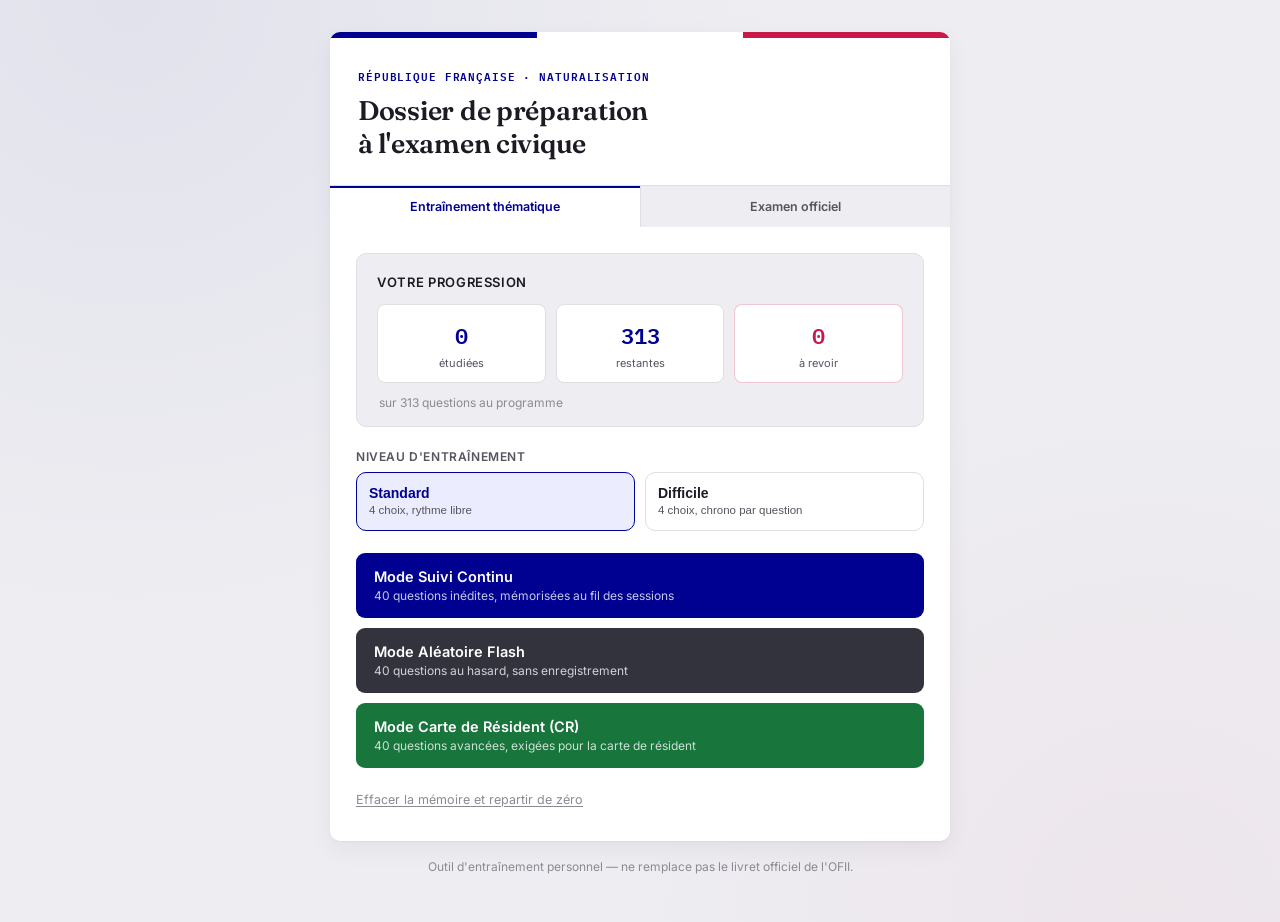
<file: index.html>
<!DOCTYPE html>
<html lang="fr">
<head>
  <meta charset="UTF-8">
  <meta name="viewport" content="width=device-width, initial-scale=1.0, viewport-fit=cover">
  <meta name="theme-color" content="#000091">
  <meta name="mobile-web-app-capable" content="yes">
  <meta name="apple-mobile-web-app-capable" content="yes">
  <meta name="apple-mobile-web-app-status-bar-style" content="black-translucent">
  <title>Dossier de préparation — Examen civique</title>
  <link rel="preconnect" href="https://fonts.googleapis.com">
  <link rel="preconnect" href="https://fonts.gstatic.com" crossorigin>
  <link href="https://fonts.googleapis.com/css2?family=Fraunces:opsz,wght@9..144,500;9..144,600;9..144,700&family=Inter:wght@400;500;600;700&family=IBM+Plex+Mono:wght@500;600&display=swap" rel="stylesheet">
  <link rel="stylesheet" href="style.css">
</head>
<body>

  <div class="dossier">

    <header class="dossier-header">
      <div class="tricolore" aria-hidden="true"></div>
      <div class="header-inner">
        <p class="eyebrow">République française · Naturalisation</p>
        <h1>Dossier de préparation<br>à l'examen civique</h1>
      </div>
      <nav class="nav-tabs">
        <a href="index.html" class="nav-tab active">Entraînement thématique</a>
        <a href="officiel.html" class="nav-tab">Examen officiel</a>
      </nav>
    </header>

    <div class="quiz-container">

      <!-- Écran d'accueil et choix des modes -->
      <div id="home-screen">

        <div class="stats-globales">
          <h3>Votre progression</h3>
          <div class="stats-grid">
            <div class="stat-item">
              <span class="stat-num" id="global-vus">0</span>
              <span class="stat-label">étudiées</span>
            </div>
            <div class="stat-item">
              <span class="stat-num" id="global-restant">0</span>
              <span class="stat-label">restantes</span>
            </div>
            <div class="stat-item stat-item-alert">
              <span class="stat-num" id="global-erreurs">0</span>
              <span class="stat-label">à revoir</span>
            </div>
          </div>
          <p class="stats-total">sur <span id="global-total">0</span> questions au programme</p>
        </div>

        <div class="niveau-select">
          <p class="niveau-label">Niveau d'entraînement</p>
          <div class="niveau-toggle">
            <button id="diff-standard-btn" class="niveau-btn" onclick="setDifficulte('standard')">
              <span class="niveau-titre">Standard</span>
              <span class="niveau-desc">4 choix, rythme libre</span>
            </button>
            <button id="diff-difficile-btn" class="niveau-btn" onclick="setDifficulte('difficile')">
              <span class="niveau-titre">Difficile</span>
              <span class="niveau-desc">4 choix, chrono par question</span>
            </button>
          </div>
        </div>

        <div class="menu-boutons">
          <button id="mode-suivi-btn" class="btn-principal" onclick="startExam('suivi')">
            Mode Suivi Continu
            <span class="btn-sub">40 questions inédites, mémorisées au fil des sessions</span>
          </button>
          <button id="mode-flash-btn" class="btn-principal btn-secondaire" onclick="startExam('flash')">
            Mode Aléatoire Flash
            <span class="btn-sub">40 questions au hasard, sans enregistrement</span>
          </button>
          <button id="mode-cr-btn" class="btn-principal btn-cr" onclick="startExam('cr')">
            Mode Carte de Résident (CR)
            <span class="btn-sub">40 questions avancées, exigées pour la carte de résident</span>
          </button>
          <button id="mode-erreurs-btn" class="btn-principal btn-rouge" onclick="startExam('erreurs')" style="display:none;">
            Réviser la boîte à erreurs
          </button>
        </div>

        <button class="btn-reset" onclick="resetToutLeCode()">Effacer la mémoire et repartir de zéro</button>
      </div>

      <!-- Écran du Questionnaire pendant le jeu -->
      <div id="quiz-box" style="display: none;">
        <div id="info">
          <div class="stat-box">⏱ <span id="timer">900</span>s</div>
          <span id="diff-badge" class="diff-badge" style="display:none;">Mode difficile</span>
          <div class="stat-box">
            🟢 <span id="score-bon">0</span> · 🔴 <span id="score-faux">0</span> · <span id="score-repondu">0</span>/<span id="current-total-q">0</span>
          </div>
        </div>

        <div id="qtimer-wrap" style="display:none;">
          <div id="qtimer-bar"></div>
        </div>

        <div id="progress">Question 1/40</div>
        <p class="theme-tag" id="theme-tag"></p>
        <h2 id="question"></h2>
        <div id="answers"></div>
        <div id="feedback" class="feedback-box" style="display: none;"></div>

        <div class="action-quiz-bar">
          <button id="exit-mid-btn" class="btn-quit-mid" onclick="quitterEnCoursExamen()">Quitter et sauvegarder</button>
          <button id="next-btn" style="display: none;" onclick="nextQuestion()">Question suivante →</button>
        </div>
      </div>

      <!-- Écran des résultats de fin d'examen -->
      <div id="result-screen" style="display: none;">
        <p class="eyebrow">Résultat</p>
        <h2>Examen terminé</h2>
        <p class="score-final"><span id="final-score">0</span> / <span id="final-total">0</span></p>

        <div id="result-actions" class="menu-boutons">
          <button id="retry-errors-now" class="btn-principal" onclick="refaireErreursImmediatement()">
            Refaire tout de suite mes erreurs de cette session
          </button>
          <button class="btn-principal btn-secondaire" onclick="retourAccueil()">
            Quitter et enregistrer mes erreurs pour plus tard
          </button>
        </div>
      </div>

    </div>

    <footer class="dossier-footer">
      <p>Outil d'entraînement personnel — ne remplace pas le livret officiel de l'OFII.</p>
    </footer>

  </div>

  <script src="script.js"></script>
</body>
</html>
</file>
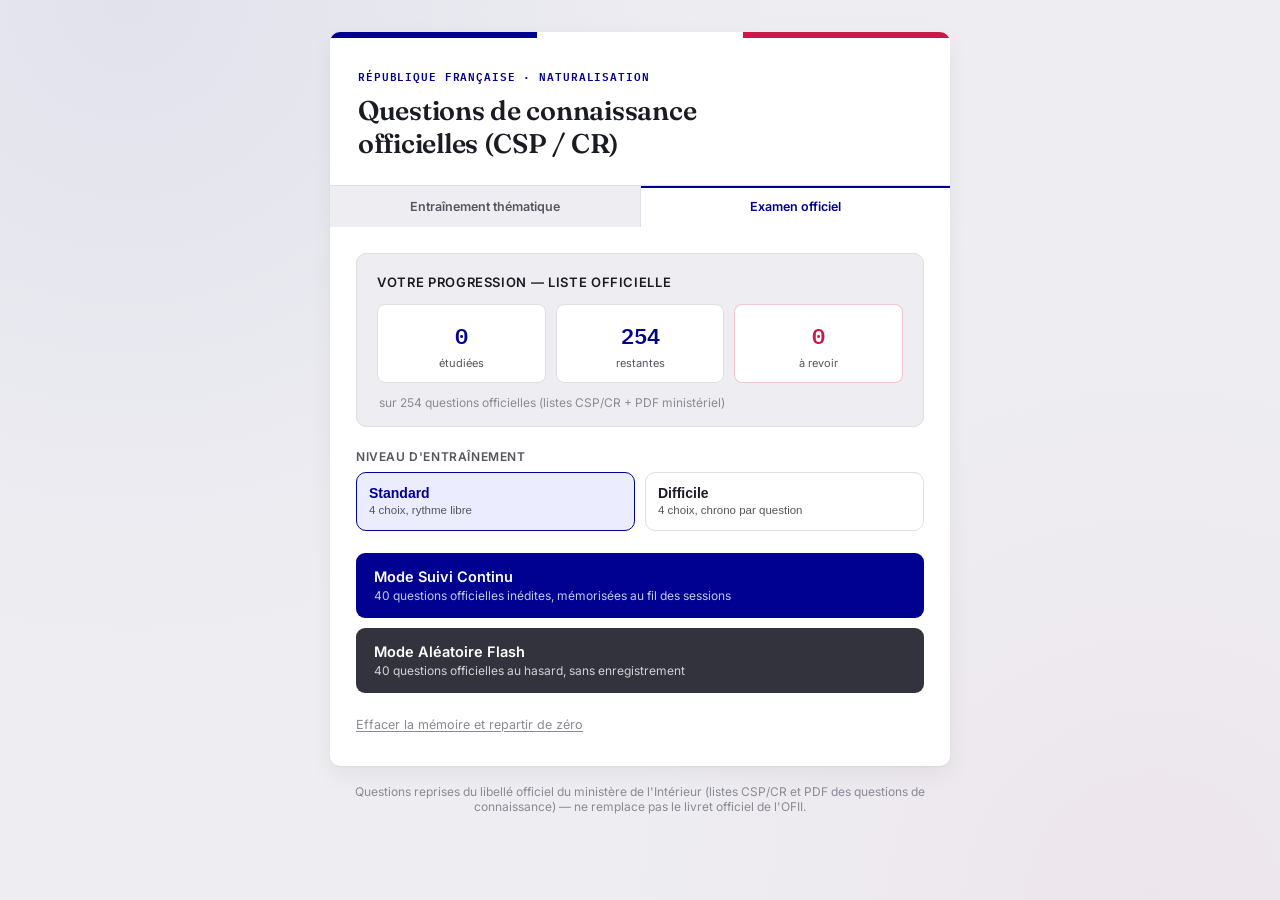
<file: officiel.html>
<!DOCTYPE html>
<html lang="fr">
<head>
  <meta charset="UTF-8">
  <meta name="viewport" content="width=device-width, initial-scale=1.0, viewport-fit=cover">
  <meta name="theme-color" content="#000091">
  <meta name="mobile-web-app-capable" content="yes">
  <meta name="apple-mobile-web-app-capable" content="yes">
  <meta name="apple-mobile-web-app-status-bar-style" content="black-translucent">
  <title>Examen officiel — Questions de connaissance</title>
  <link rel="preconnect" href="https://fonts.googleapis.com">
  <link rel="preconnect" href="https://fonts.gstatic.com" crossorigin>
  <link href="https://fonts.googleapis.com/css2?family=Fraunces:opsz,wght@9..144,500;9..144,600;9..144,700&family=Inter:wght@400;500;600;700&family=IBM+Plex+Mono:wght@500;600&display=swap" rel="stylesheet">
  <link rel="stylesheet" href="style.css">
</head>
<body>

  <div class="dossier">

    <header class="dossier-header">
      <div class="tricolore" aria-hidden="true"></div>
      <div class="header-inner">
        <p class="eyebrow">République française · Naturalisation</p>
        <h1>Questions de connaissance<br>officielles (CSP / CR)</h1>
      </div>
      <nav class="nav-tabs">
        <a href="index.html" class="nav-tab">Entraînement thématique</a>
        <a href="officiel.html" class="nav-tab active">Examen officiel</a>
      </nav>
    </header>

    <div class="quiz-container">

      <!-- Écran d'accueil et choix des modes -->
      <div id="home-screen">

        <div class="stats-globales">
          <h3>Votre progression — liste officielle</h3>
          <div class="stats-grid">
            <div class="stat-item">
              <span class="stat-num" id="global-vus">0</span>
              <span class="stat-label">étudiées</span>
            </div>
            <div class="stat-item">
              <span class="stat-num" id="global-restant">0</span>
              <span class="stat-label">restantes</span>
            </div>
            <div class="stat-item stat-item-alert">
              <span class="stat-num" id="global-erreurs">0</span>
              <span class="stat-label">à revoir</span>
            </div>
          </div>
          <p class="stats-total">sur <span id="global-total">0</span> questions officielles (listes CSP/CR + PDF ministériel)</p>
        </div>

        <div class="niveau-select">
          <p class="niveau-label">Niveau d'entraînement</p>
          <div class="niveau-toggle">
            <button id="diff-standard-btn" class="niveau-btn" onclick="setDifficulte('standard')">
              <span class="niveau-titre">Standard</span>
              <span class="niveau-desc">4 choix, rythme libre</span>
            </button>
            <button id="diff-difficile-btn" class="niveau-btn" onclick="setDifficulte('difficile')">
              <span class="niveau-titre">Difficile</span>
              <span class="niveau-desc">4 choix, chrono par question</span>
            </button>
          </div>
        </div>

        <div class="menu-boutons">
          <button id="mode-suivi-btn" class="btn-principal" onclick="startExam('suivi')">
            Mode Suivi Continu
            <span class="btn-sub">40 questions officielles inédites, mémorisées au fil des sessions</span>
          </button>
          <button id="mode-flash-btn" class="btn-principal btn-secondaire" onclick="startExam('flash')">
            Mode Aléatoire Flash
            <span class="btn-sub">40 questions officielles au hasard, sans enregistrement</span>
          </button>
          <button id="mode-erreurs-btn" class="btn-principal btn-rouge" onclick="startExam('erreurs')" style="display:none;">
            Réviser la boîte à erreurs
          </button>
        </div>

        <button class="btn-reset" onclick="resetToutLeCode()">Effacer la mémoire et repartir de zéro</button>
      </div>

      <!-- Écran du Questionnaire pendant le jeu -->
      <div id="quiz-box" style="display: none;">
        <div id="info">
          <div class="stat-box">⏱ <span id="timer">900</span>s</div>
          <span id="diff-badge" class="diff-badge" style="display:none;">Mode difficile</span>
          <div class="stat-box">
            🟢 <span id="score-bon">0</span> · 🔴 <span id="score-faux">0</span> · <span id="score-repondu">0</span>/<span id="current-total-q">0</span>
          </div>
        </div>

        <div id="qtimer-wrap" style="display:none;">
          <div id="qtimer-bar"></div>
        </div>

        <div id="progress">Question 1/40</div>
        <p class="theme-tag" id="theme-tag"></p>
        <h2 id="question"></h2>
        <div id="answers"></div>
        <div id="feedback" class="feedback-box" style="display: none;"></div>

        <div class="action-quiz-bar">
          <button id="exit-mid-btn" class="btn-quit-mid" onclick="quitterEnCoursExamen()">Quitter et sauvegarder</button>
          <button id="next-btn" style="display: none;" onclick="nextQuestion()">Question suivante →</button>
        </div>
      </div>

      <!-- Écran des résultats de fin d'examen -->
      <div id="result-screen" style="display: none;">
        <p class="eyebrow">Résultat</p>
        <h2>Examen terminé</h2>
        <p class="score-final"><span id="final-score">0</span> / <span id="final-total">0</span></p>

        <div id="result-actions" class="menu-boutons">
          <button id="retry-errors-now" class="btn-principal" onclick="refaireErreursImmediatement()">
            Refaire tout de suite mes erreurs de cette session
          </button>
          <button class="btn-principal btn-secondaire" onclick="retourAccueil()">
            Quitter et enregistrer mes erreurs pour plus tard
          </button>
        </div>
      </div>

    </div>

    <footer class="dossier-footer">
      <p>Questions reprises du libellé officiel du ministère de l'Intérieur (listes CSP/CR et PDF des questions de connaissance) — ne remplace pas le livret officiel de l'OFII.</p>
    </footer>

  </div>

  <script src="officiel.js"></script>
</body>
</html>
</file>
<file: style.css>
/* ==========================================================
   DOSSIER DE PRÉPARATION — EXAMEN CIVIQUE
   Palette et typographie inspirées des documents officiels
   français (bleu Marianne, rouge institutionnel, vert de
   validation), avec une mise en page de type "dossier papier".
   ========================================================== */

:root {
  --bleu-france: #000091;
  --bleu-hover: #1212ff;
  --bleu-clair: #ECECFF;
  --rouge-marianne: #C9184A;
  --rouge-clair: #FFE9EC;
  --vert-valide: #18753C;
  --vert-clair: #EDF7EE;
  --ambre: #B34000;
  --ambre-clair: #FFF3E7;

  --fond: #EEEEF2;
  --papier: #FFFFFF;
  --texte: #1B1B24;
  --texte-doux: #55555F;
  --texte-faible: #8A8A94;
  --bordure: #DEDEE5;

  --display: "Fraunces", Georgia, serif;
  --corps: "Inter", -apple-system, BlinkMacSystemFont, "Segoe UI", sans-serif;
  --mono: "IBM Plex Mono", "SFMono-Regular", Consolas, monospace;

  --radius: 10px;
  --ombre: 0 1px 2px rgba(20, 20, 40, 0.04), 0 8px 24px rgba(20, 20, 40, 0.06);
}

* { box-sizing: border-box; }

html {
  -webkit-text-size-adjust: 100%;
  text-size-adjust: 100%;
}

body {
  font-family: var(--corps);
  background-color: var(--fond);
  background-image:
    radial-gradient(circle at 10% 0%, rgba(0, 0, 145, 0.05), transparent 45%),
    radial-gradient(circle at 90% 100%, rgba(201, 24, 74, 0.04), transparent 40%);
  margin: 0;
  padding: 32px 16px calc(48px + env(safe-area-inset-bottom));
  padding-left: calc(16px + env(safe-area-inset-left));
  padding-right: calc(16px + env(safe-area-inset-right));
  color: var(--texte);
  min-height: 100vh;
  min-height: 100dvh;
  overflow-x: hidden;
  -webkit-font-smoothing: antialiased;
  -webkit-tap-highlight-color: transparent;
}

.dossier {
  max-width: 620px;
  margin: 0 auto;
  width: 100%;
}

button {
  touch-action: manipulation;
  -webkit-tap-highlight-color: transparent;
  user-select: none;
  -webkit-user-select: none;
}

/* ---------------------------------------------
   En-tête : bandeau tricolore + intitulé officiel
   --------------------------------------------- */
.dossier-header {
  background: var(--papier);
  border-radius: var(--radius) var(--radius) 0 0;
  box-shadow: var(--ombre);
  overflow: hidden;
}

.tricolore {
  height: 6px;
  background: linear-gradient(
    to right,
    var(--bleu-france) 0%, var(--bleu-france) 33.33%,
    #FFFFFF 33.33%, #FFFFFF 66.66%,
    var(--rouge-marianne) 66.66%, var(--rouge-marianne) 100%
  );
}

.header-inner {
  padding: 28px 28px 24px;
}

.eyebrow {
  font-family: var(--mono);
  font-size: 11px;
  letter-spacing: 0.08em;
  text-transform: uppercase;
  color: var(--bleu-france);
  font-weight: 600;
  margin: 0 0 10px;
}

.dossier-header h1 {
  font-family: var(--display);
  font-weight: 600;
  font-size: 27px;
  line-height: 1.22;
  color: var(--texte);
  margin: 0;
  letter-spacing: -0.01em;
}

/* ---------------------------------------------
   Navigation entre les deux parcours
   --------------------------------------------- */
.nav-tabs {
  display: flex;
  border-top: 1px solid var(--bordure);
}
.nav-tab {
  flex: 1;
  text-align: center;
  padding: 13px 10px;
  font-size: 12.5px;
  font-weight: 600;
  font-family: var(--corps);
  color: var(--texte-doux);
  text-decoration: none;
  background: var(--fond);
  border-right: 1px solid var(--bordure);
  transition: background-color 0.15s, color 0.15s;
}
.nav-tab:last-child { border-right: none; }
.nav-tab:hover { background: var(--bleu-clair); color: var(--bleu-france); }
.nav-tab.active {
  background: var(--papier);
  color: var(--bleu-france);
  box-shadow: inset 0 2px 0 var(--bleu-france);
}

.dossier-footer {
  text-align: center;
  padding: 18px 20px 0;
}
.dossier-footer p {
  font-size: 12px;
  color: var(--texte-faible);
  margin: 0;
}

/* ---------------------------------------------
   Conteneur principal du quiz
   --------------------------------------------- */
.quiz-container {
  background: var(--papier);
  padding: 26px 26px 30px;
  box-shadow: var(--ombre);
  width: 100%;
  box-sizing: border-box;
  border-radius: 0 0 var(--radius) var(--radius);
}

h2 {
  font-family: var(--display);
  font-size: 20px;
  color: var(--texte);
  margin: 10px 0 22px;
  text-align: left;
  font-weight: 600;
  line-height: 1.42;
}

/* ---------------------------------------------
   Bloc de progression (accueil)
   --------------------------------------------- */
.stats-globales {
  background: var(--fond);
  border: 1px solid var(--bordure);
  padding: 20px 20px 16px;
  border-radius: var(--radius);
  margin-bottom: 22px;
  text-align: left;
}

.stats-globales h3 {
  margin: 0 0 14px;
  color: var(--texte);
  font-size: 13px;
  font-weight: 600;
  text-transform: uppercase;
  letter-spacing: 0.05em;
}

.stats-grid {
  display: flex;
  gap: 10px;
}

.stat-item {
  flex: 1;
  background: var(--papier);
  border: 1px solid var(--bordure);
  border-radius: 8px;
  padding: 12px 8px;
  text-align: center;
}

.stat-item-alert { border-color: rgba(201, 24, 74, 0.25); }

.stat-num {
  display: block;
  font-family: var(--mono);
  font-size: 22px;
  font-weight: 600;
  color: var(--bleu-france);
}

.stat-item-alert .stat-num { color: var(--rouge-marianne); }

.stat-label {
  display: block;
  font-size: 11px;
  color: var(--texte-doux);
  margin-top: 3px;
}

.stats-total {
  font-size: 12px;
  color: var(--texte-faible);
  margin: 12px 2px 0;
}

/* ---------------------------------------------
   Sélecteur de niveau de difficulté
   --------------------------------------------- */
.niveau-select { margin-bottom: 22px; }

.niveau-label {
  font-size: 12px;
  font-weight: 600;
  color: var(--texte-doux);
  text-transform: uppercase;
  letter-spacing: 0.05em;
  margin: 0 0 8px;
}

.niveau-toggle {
  display: grid;
  grid-template-columns: 1fr 1fr;
  gap: 10px;
}

.niveau-btn {
  background: var(--papier);
  border: 1.5px solid var(--bordure);
  border-radius: 10px;
  padding: 12px 12px;
  text-align: left;
  cursor: pointer;
  display: flex;
  flex-direction: column;
  gap: 2px;
  transition: border-color 0.15s, background-color 0.15s;
}

.niveau-btn:hover { border-color: var(--bleu-france); }

.niveau-btn.active {
  border-color: var(--bleu-france);
  background: var(--bleu-clair);
}

.niveau-titre {
  font-weight: 700;
  font-size: 14px;
  color: var(--texte);
}

.niveau-btn.active .niveau-titre { color: var(--bleu-france); }

.niveau-desc {
  font-size: 11.5px;
  color: var(--texte-doux);
  line-height: 1.3;
}

/* ---------------------------------------------
   Boutons du menu d'accueil
   --------------------------------------------- */
.menu-boutons {
  display: flex;
  flex-direction: column;
  gap: 10px;
  margin-bottom: 6px;
}

.btn-principal {
  padding: 15px 18px;
  min-height: 48px;
  font-size: 14.5px;
  font-weight: 600;
  font-family: var(--corps);
  background-color: var(--bleu-france);
  color: white;
  border: none;
  border-radius: 9px;
  cursor: pointer;
  text-align: left;
  transition: transform 0.08s, background-color 0.15s;
  display: flex;
  flex-direction: column;
  gap: 3px;
  width: 100%;
}
.btn-principal:hover { background-color: var(--bleu-hover); }
.btn-principal:active { transform: scale(0.99); }

.btn-sub {
  font-weight: 400;
  font-size: 12px;
  opacity: 0.78;
}

.btn-secondaire { background-color: #33333E; }
.btn-secondaire:hover { background-color: #1F1F27; }
.btn-rouge { background-color: var(--rouge-marianne); }
.btn-rouge:hover { background-color: #A50F3D; }
.btn-cr { background-color: var(--vert-valide); }
.btn-cr:hover { background-color: #0F5A2E; }

.btn-reset {
  background: none;
  border: none;
  color: var(--texte-faible);
  font-size: 12.5px;
  font-family: var(--corps);
  cursor: pointer;
  text-decoration: underline;
  text-underline-offset: 2px;
  margin-top: 14px;
  padding: 4px 0;
}
.btn-reset:hover { color: var(--rouge-marianne); }

/* ---------------------------------------------
   Barre d'infos du Quiz
   --------------------------------------------- */
#info {
  display: flex;
  align-items: center;
  justify-content: space-between;
  flex-wrap: wrap;
  gap: 8px;
  margin-bottom: 14px;
  font-size: 13px;
}
.stat-box {
  background: var(--fond);
  padding: 6px 12px;
  border-radius: 30px;
  color: var(--texte-doux);
  font-weight: 600;
  font-family: var(--mono);
  font-size: 12.5px;
}

.diff-badge {
  background: var(--rouge-clair);
  color: var(--rouge-marianne);
  font-size: 11px;
  font-weight: 700;
  text-transform: uppercase;
  letter-spacing: 0.04em;
  padding: 5px 10px;
  border-radius: 30px;
}

/* Chrono par question (mode difficile) */
#qtimer-wrap {
  height: 4px;
  background: var(--bordure);
  border-radius: 4px;
  overflow: hidden;
  margin-bottom: 16px;
}
#qtimer-bar {
  height: 100%;
  width: 100%;
  background: var(--bleu-france);
  border-radius: 4px;
}
#qtimer-bar.qtimer-low { background: var(--rouge-marianne); }

#progress {
  text-align: left;
  font-size: 11.5px;
  font-family: var(--mono);
  background: var(--bleu-clair);
  color: var(--bleu-france);
  padding: 4px 11px;
  border-radius: 20px;
  display: inline-block;
  font-weight: 600;
}

.theme-tag {
  margin: 10px 0 0;
  font-size: 12px;
  color: var(--texte-faible);
  font-style: italic;
}

/* ---------------------------------------------
   Zone des réponses
   --------------------------------------------- */
#answers {
  display: flex;
  flex-direction: column;
  gap: 10px;
  margin: 18px 0;
}

.answer-btn {
  padding: 15px 18px;
  min-height: 48px;
  font-size: 14.5px;
  font-family: var(--corps);
  text-align: left;
  border: 1.5px solid var(--bordure);
  border-radius: 10px;
  background-color: var(--papier);
  color: var(--texte);
  cursor: pointer;
  transition: all 0.15s;
  line-height: 1.35;
  font-weight: 500;
  width: 100%;
}
.answer-btn:hover:not(:disabled) {
  background-color: var(--fond);
  border-color: var(--bleu-france);
}
.answer-btn:disabled { cursor: default; }

.correct-ans {
  background-color: var(--vert-clair) !important;
  color: var(--vert-valide) !important;
  border: 1.5px solid var(--vert-valide) !important;
  font-weight: 600;
}
.wrong-ans {
  background-color: var(--rouge-clair) !important;
  color: var(--rouge-marianne) !important;
  border: 1.5px solid var(--rouge-marianne) !important;
}

/* ---------------------------------------------
   Boîtes d'explication
   --------------------------------------------- */
.feedback-box {
  margin: 18px 0;
  padding: 15px 16px;
  border-radius: 10px;
  font-size: 13.5px;
  text-align: left;
  line-height: 1.55;
}
.fb-title { font-weight: 700; margin-bottom: 5px; font-size: 14px; }
.feedback-box p { margin: 0; color: var(--texte); }

.fb-success { background-color: var(--vert-clair); border-left: 3px solid var(--vert-valide); }
.fb-error { background-color: var(--ambre-clair); border-left: 3px solid var(--ambre); }

.score-final {
  font-family: var(--mono);
  font-size: 30px;
  font-weight: 600;
  color: var(--bleu-france);
  margin: 16px 0 22px;
}

/* ---------------------------------------------
   Barre d'actions du bas
   --------------------------------------------- */
.action-quiz-bar {
  display: flex;
  flex-direction: row;
  justify-content: space-between;
  gap: 10px;
  margin-top: 22px;
}

.btn-quit-mid {
  background-color: var(--fond);
  color: var(--texte-doux);
  border: 1px solid var(--bordure);
  font-weight: 600;
  font-family: var(--corps);
  padding: 13px 16px;
  border-radius: 9px;
  font-size: 13px;
  cursor: pointer;
  transition: all 0.15s;
}
.btn-quit-mid:hover { background-color: var(--bordure); }

#next-btn {
  background-color: var(--bleu-france);
  color: white;
  border: none;
  font-weight: 600;
  font-family: var(--corps);
  padding: 13px 18px;
  border-radius: 9px;
  font-size: 14px;
  cursor: pointer;
  flex-grow: 1;
  transition: background-color 0.15s;
}
#next-btn:hover { background-color: var(--bleu-hover); }

/* ---------------------------------------------
   Accessibilité — focus visible
   --------------------------------------------- */
button:focus-visible {
  outline: 2px solid var(--bleu-france);
  outline-offset: 2px;
}

/* ---------------------------------------------
   Petits écrans (tablettes / grands mobiles)
   --------------------------------------------- */
@media (max-width: 600px) {
  .dossier { max-width: 100%; }
  .quiz-container { border-radius: 0 0 var(--radius) var(--radius); }
  #info { font-size: 12.5px; }
  .stat-box { padding: 6px 10px; font-size: 11.5px; }
}

/* ---------------------------------------------
   Petits écrans (mobiles)
   --------------------------------------------- */
@media (max-width: 480px) {
  body { padding: 12px 8px 28px; padding-bottom: calc(28px + env(safe-area-inset-bottom)); }
  .header-inner { padding: 20px 16px 16px; }
  .eyebrow { font-size: 10px; }
  .dossier-header h1 { font-size: 20px; line-height: 1.25; }
  .quiz-container { padding: 18px 14px 22px; }
  h2 { font-size: 16.5px; margin: 8px 0 18px; line-height: 1.4; }

  .stats-globales { padding: 16px 14px 14px; margin-bottom: 18px; }
  .stats-grid { flex-direction: column; gap: 8px; }
  .stat-item { display: flex; flex-direction: row; align-items: center; justify-content: space-between; text-align: left; padding: 10px 14px; }
  .stat-num { font-size: 18px; }
  .stats-total { font-size: 11.5px; }

  .niveau-select { margin-bottom: 18px; }
  .niveau-toggle { grid-template-columns: 1fr; gap: 8px; }
  .niveau-btn { padding: 12px 14px; }

  .menu-boutons { gap: 8px; }
  .btn-principal { padding: 13px 15px; font-size: 14px; }
  .btn-sub { font-size: 11.5px; }
  .btn-reset { font-size: 12px; margin-top: 12px; padding: 6px 0; }

  #info { flex-wrap: wrap; gap: 6px; margin-bottom: 12px; }
  .stat-box { padding: 5px 10px; font-size: 11.5px; }
  .diff-badge { font-size: 10px; padding: 4px 8px; }
  #progress { font-size: 11px; padding: 4px 10px; }
  .theme-tag { font-size: 11px; margin-top: 8px; }

  #answers { gap: 8px; margin: 14px 0; }
  .answer-btn { padding: 13px 15px; font-size: 13.5px; }
  .feedback-box { padding: 13px 14px; font-size: 13px; margin: 14px 0; }
  .fb-title { font-size: 13px; }

  .score-final { font-size: 26px; margin: 12px 0 18px; }

  .action-quiz-bar { flex-direction: column-reverse; gap: 8px; margin-top: 18px; }
  .btn-quit-mid { width: 100%; padding: 12px; font-size: 12.5px; }
  #next-btn { padding: 13px 16px; font-size: 13.5px; }

  .nav-tab { padding: 11px 6px; font-size: 11px; }
}

/* ---------------------------------------------
   Très petits écrans (ex : iPhone SE)
   --------------------------------------------- */
@media (max-width: 360px) {
  .dossier-header h1 { font-size: 18px; }
  h2 { font-size: 15.5px; }
  .answer-btn, .btn-principal { font-size: 13px; padding: 12px 13px; }
  .stat-num { font-size: 16px; }
}

/* ---------------------------------------------
   Orientation paysage sur mobile (hauteur réduite)
   --------------------------------------------- */
@media (max-height: 480px) and (orientation: landscape) {
  body { padding-top: 10px; padding-bottom: 10px; }
  .header-inner { padding: 14px 20px 12px; }
  .dossier-header h1 { font-size: 17px; }
  .stats-globales { margin-bottom: 12px; padding: 12px 14px 10px; }
  .niveau-select { margin-bottom: 12px; }
  #answers { margin: 10px 0; gap: 6px; }
  .answer-btn { padding: 10px 14px; }
}

@media (prefers-reduced-motion: reduce) {
  * { transition: none !important; }
}
</file>
